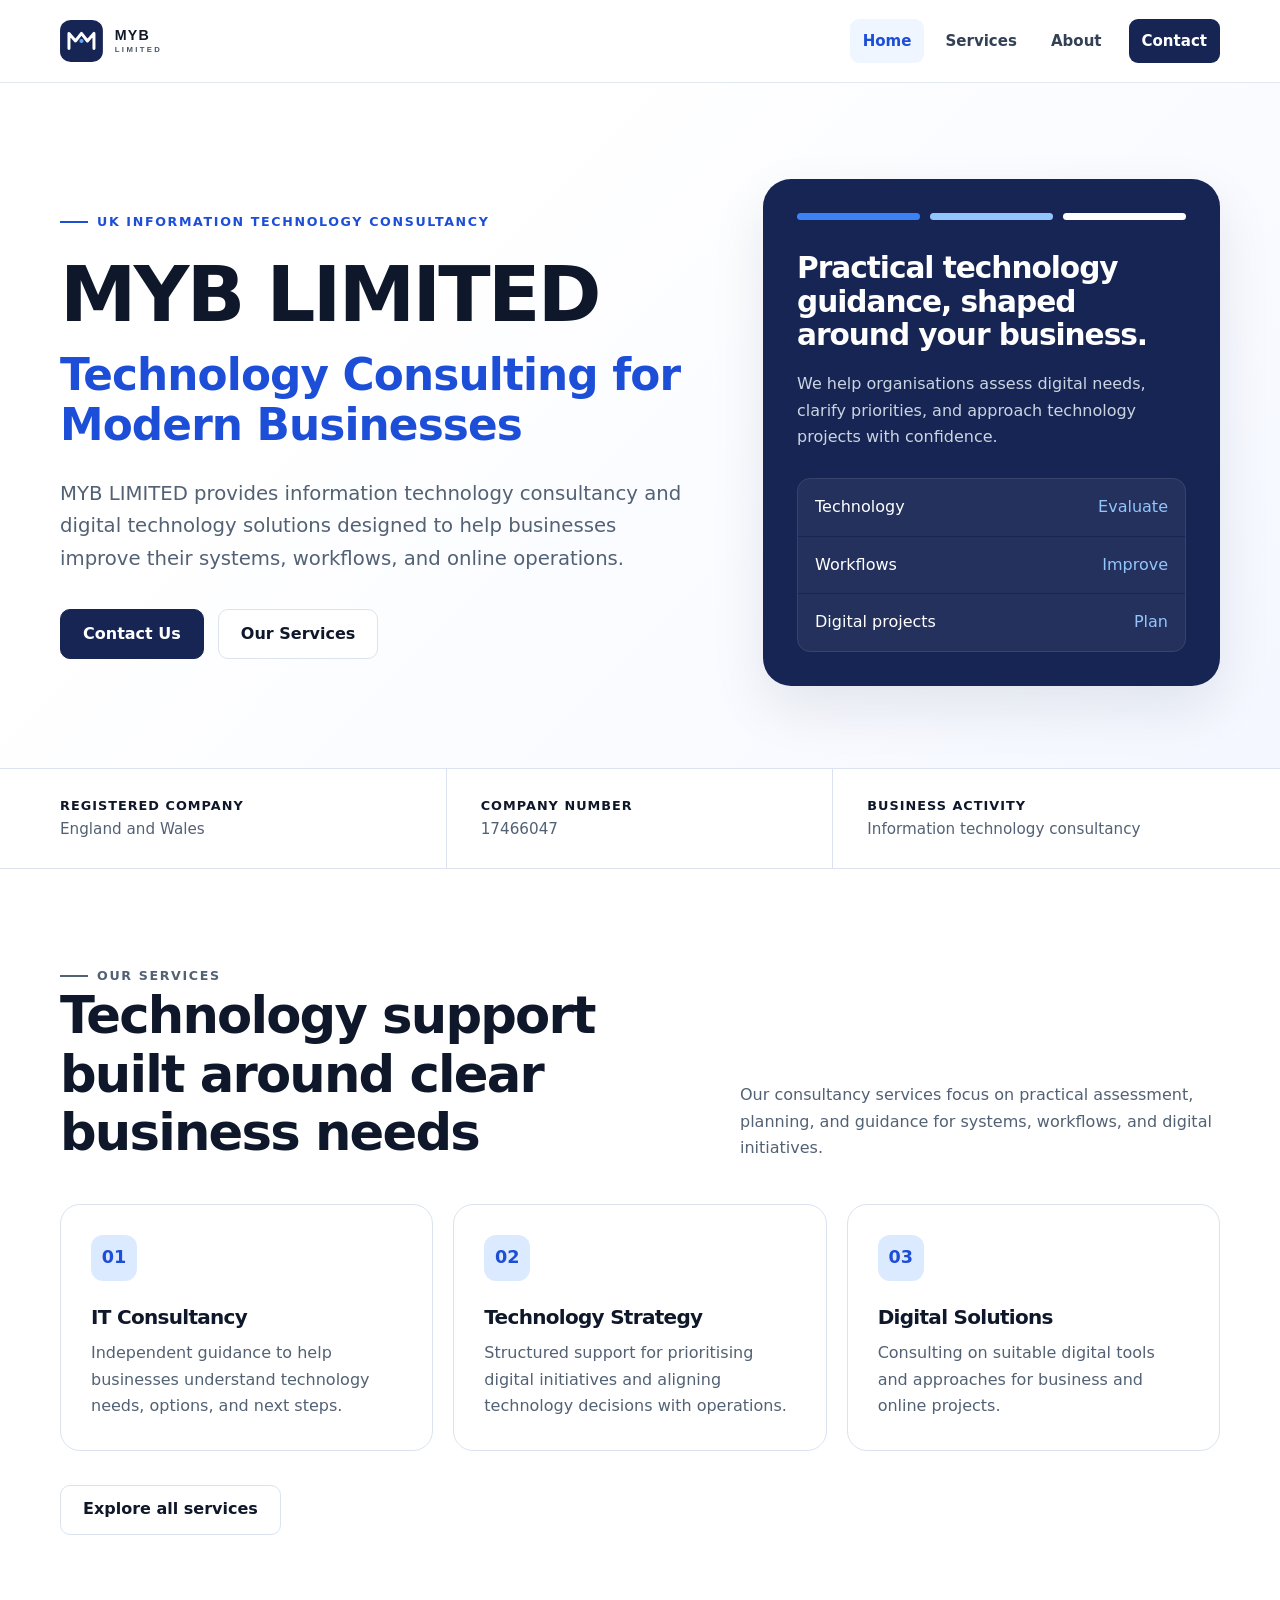
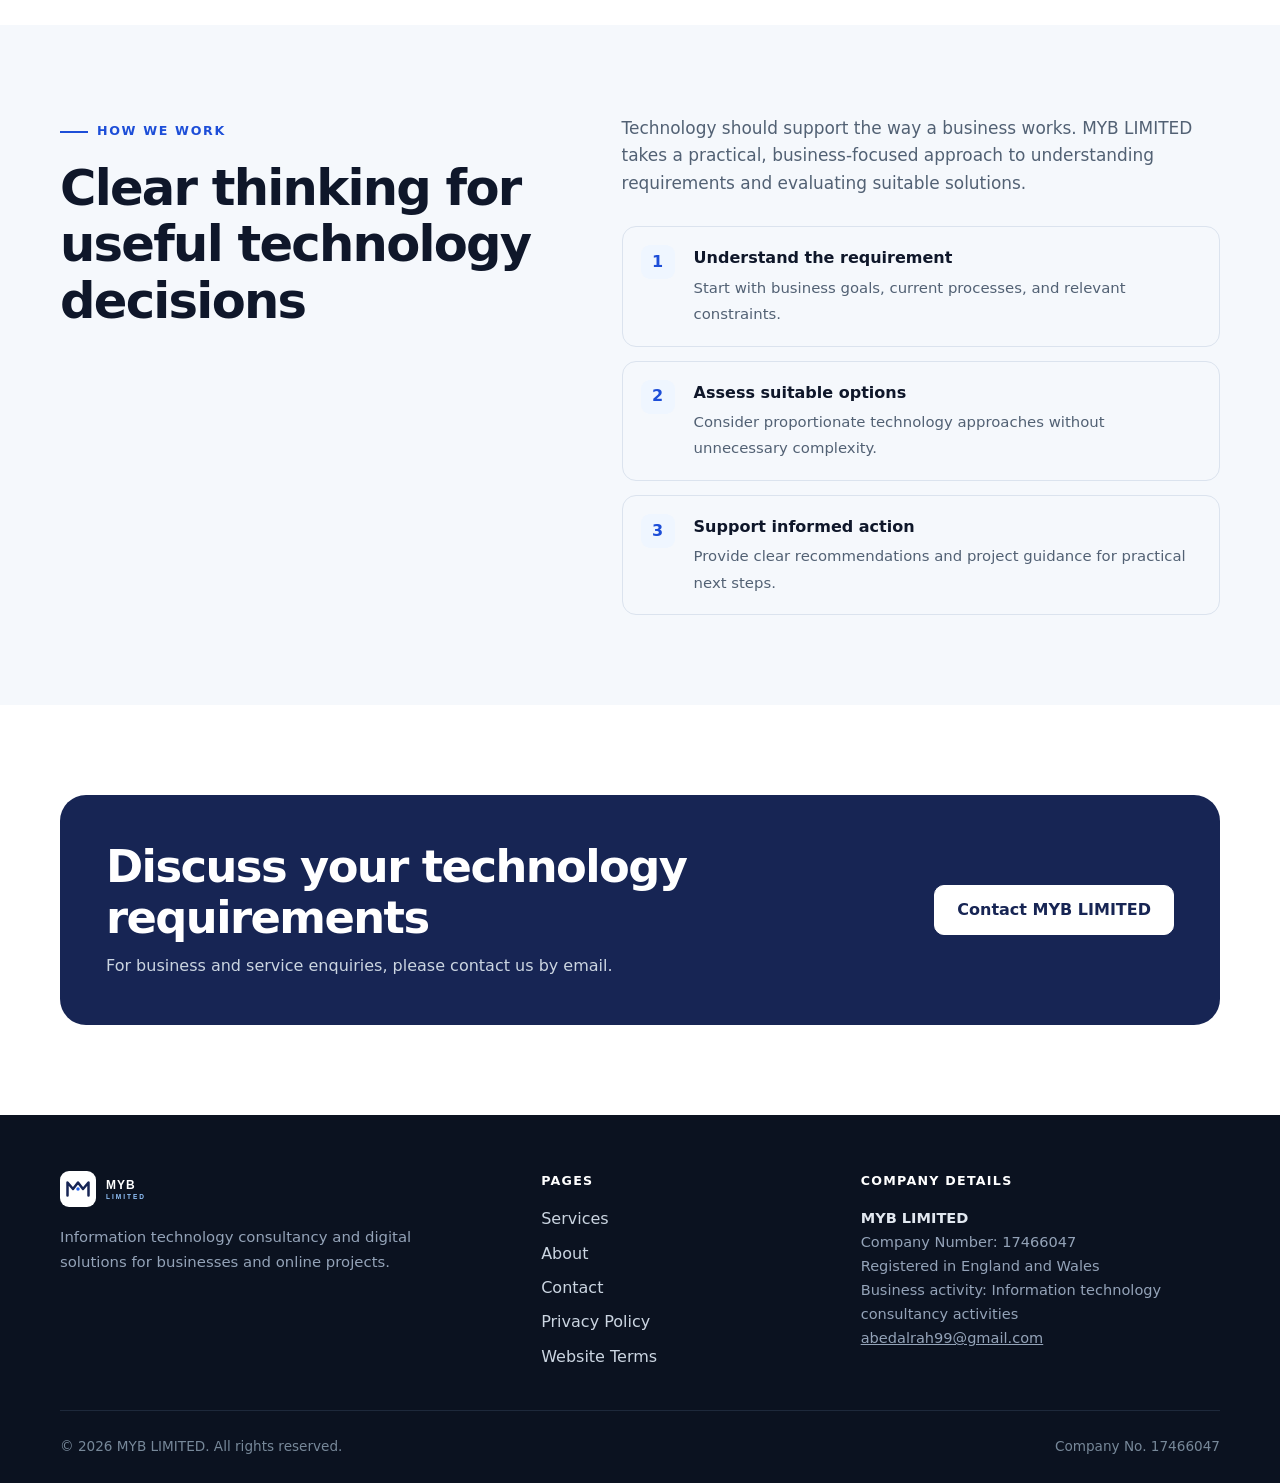
<file: index.html>
<!doctype html>
<html lang="en">
<head>
  <meta charset="utf-8">
  <meta name="viewport" content="width=device-width, initial-scale=1">
  <title>MYB LIMITED | IT Consultancy &amp; Digital Solutions</title>
  <meta name="description" content="MYB LIMITED is a UK-registered information technology consultancy providing technology consulting and digital solutions for modern businesses.">
  <meta name="theme-color" content="#172554">
  <link rel="canonical" href="https://myblimited.co.uk/">
  <link rel="icon" href="assets/favicon.svg" type="image/svg+xml">
  <link rel="stylesheet" href="assets/styles.css">
  <meta property="og:type" content="website">
  <meta property="og:title" content="MYB LIMITED | IT Consultancy &amp; Digital Solutions">
  <meta property="og:description" content="Technology consulting and digital solutions for modern businesses.">
  <meta property="og:url" content="https://myblimited.co.uk/">
  <meta property="og:image" content="https://myblimited.co.uk/assets/og-image.svg">
  <meta property="og:image:alt" content="MYB LIMITED — Technology Consulting for Modern Businesses">
  <meta name="twitter:card" content="summary_large_image">
  <script type="application/ld+json">{"@context":"https://schema.org","@type":"Organization","name":"MYB LIMITED","legalName":"MYB LIMITED","identifier":"17466047","email":"mailto:abedalrah99@gmail.com","url":"https://myblimited.co.uk/","logo":"https://myblimited.co.uk/assets/logo.svg","address":{"@type":"PostalAddress","addressCountry":"GB"},"description":"Information technology consultancy and digital solutions for modern businesses."}</script>
</head>
<body>
  <a class="skip-link" href="#main">Skip to content</a>
  <header class="site-header"><div class="container nav-wrap"><a class="brand" href="index.html" aria-label="MYB LIMITED home"><img src="assets/logo.svg" alt="MYB LIMITED"></a><button class="menu-toggle" type="button" aria-controls="site-navigation" aria-expanded="false" aria-label="Open navigation">☰</button><nav class="site-nav" id="site-navigation" aria-label="Primary navigation"><a href="index.html" aria-current="page">Home</a><a href="services.html">Services</a><a href="about.html">About</a><a class="nav-cta" href="contact.html">Contact</a></nav></div></header>
  <main id="main">
    <section class="hero"><div class="container hero-grid"><div><p class="eyebrow">UK information technology consultancy</p><h1>MYB LIMITED<span>Technology Consulting for Modern Businesses</span></h1><p class="lead">MYB LIMITED provides information technology consultancy and digital technology solutions designed to help businesses improve their systems, workflows, and online operations.</p><div class="actions"><a class="button" href="contact.html">Contact Us</a><a class="button secondary" href="services.html">Our Services</a></div></div><aside class="hero-panel" aria-label="Our consultancy focus"><div class="signal" aria-hidden="true"><span></span><span></span><span></span></div><h2>Practical technology guidance, shaped around your business.</h2><p>We help organisations assess digital needs, clarify priorities, and approach technology projects with confidence.</p><div class="focus-list"><div><span>Technology</span><span>Evaluate</span></div><div><span>Workflows</span><span>Improve</span></div><div><span>Digital projects</span><span>Plan</span></div></div></aside></div></section>
    <section class="trust-strip" aria-label="Company facts"><div class="container trust-grid"><div class="trust-item"><strong>Registered company</strong><span>England and Wales</span></div><div class="trust-item"><strong>Company number</strong><span>17466047</span></div><div class="trust-item"><strong>Business activity</strong><span>Information technology consultancy</span></div></div></section>
    <section class="section"><div class="container"><div class="section-head"><div><p class="eyebrow">Our services</p><h2>Technology support built around clear business needs</h2></div><p>Our consultancy services focus on practical assessment, planning, and guidance for systems, workflows, and digital initiatives.</p></div><div class="cards"><article class="card"><div class="card-icon" aria-hidden="true">01</div><h3>IT Consultancy</h3><p>Independent guidance to help businesses understand technology needs, options, and next steps.</p></article><article class="card"><div class="card-icon" aria-hidden="true">02</div><h3>Technology Strategy</h3><p>Structured support for prioritising digital initiatives and aligning technology decisions with operations.</p></article><article class="card"><div class="card-icon" aria-hidden="true">03</div><h3>Digital Solutions</h3><p>Consulting on suitable digital tools and approaches for business and online projects.</p></article></div><div class="actions"><a class="button secondary" href="services.html">Explore all services</a></div></div></section>
    <section class="section soft"><div class="container split"><div><p class="eyebrow">How we work</p><h2>Clear thinking for useful technology decisions</h2></div><div class="split-copy"><p>Technology should support the way a business works. MYB LIMITED takes a practical, business-focused approach to understanding requirements and evaluating suitable solutions.</p><div class="principles"><div class="principle"><b>1</b><div><strong>Understand the requirement</strong><span>Start with business goals, current processes, and relevant constraints.</span></div></div><div class="principle"><b>2</b><div><strong>Assess suitable options</strong><span>Consider proportionate technology approaches without unnecessary complexity.</span></div></div><div class="principle"><b>3</b><div><strong>Support informed action</strong><span>Provide clear recommendations and project guidance for practical next steps.</span></div></div></div></div></div></section>
    <section class="section"><div class="container"><div class="cta-band"><div><h2>Discuss your technology requirements</h2><p>For business and service enquiries, please contact us by email.</p></div><a class="button" href="contact.html">Contact MYB LIMITED</a></div></div></section>
  </main>
  <footer class="site-footer"><div class="container"><div class="footer-grid"><div><img class="footer-logo" src="assets/logo-light.svg" alt="MYB LIMITED"><p class="footer-copy">Information technology consultancy and digital solutions for businesses and online projects.</p></div><div><p class="footer-title">Pages</p><nav class="footer-links" aria-label="Footer navigation"><a href="services.html">Services</a><a href="about.html">About</a><a href="contact.html">Contact</a><a href="privacy.html">Privacy Policy</a><a href="terms.html">Website Terms</a></nav></div><div><p class="footer-title">Company details</p><p class="footer-details"><strong>MYB LIMITED</strong><br>Company Number: 17466047<br>Registered in England and Wales<br>Business activity: Information technology consultancy activities<br><a href="mailto:abedalrah99@gmail.com">abedalrah99@gmail.com</a></p></div></div><div class="footer-bottom"><span>© <span data-year></span> MYB LIMITED. All rights reserved.</span><span>Company No. 17466047</span></div></div></footer>
  <script src="assets/site.js" defer></script>
</body>
</html>
</file>
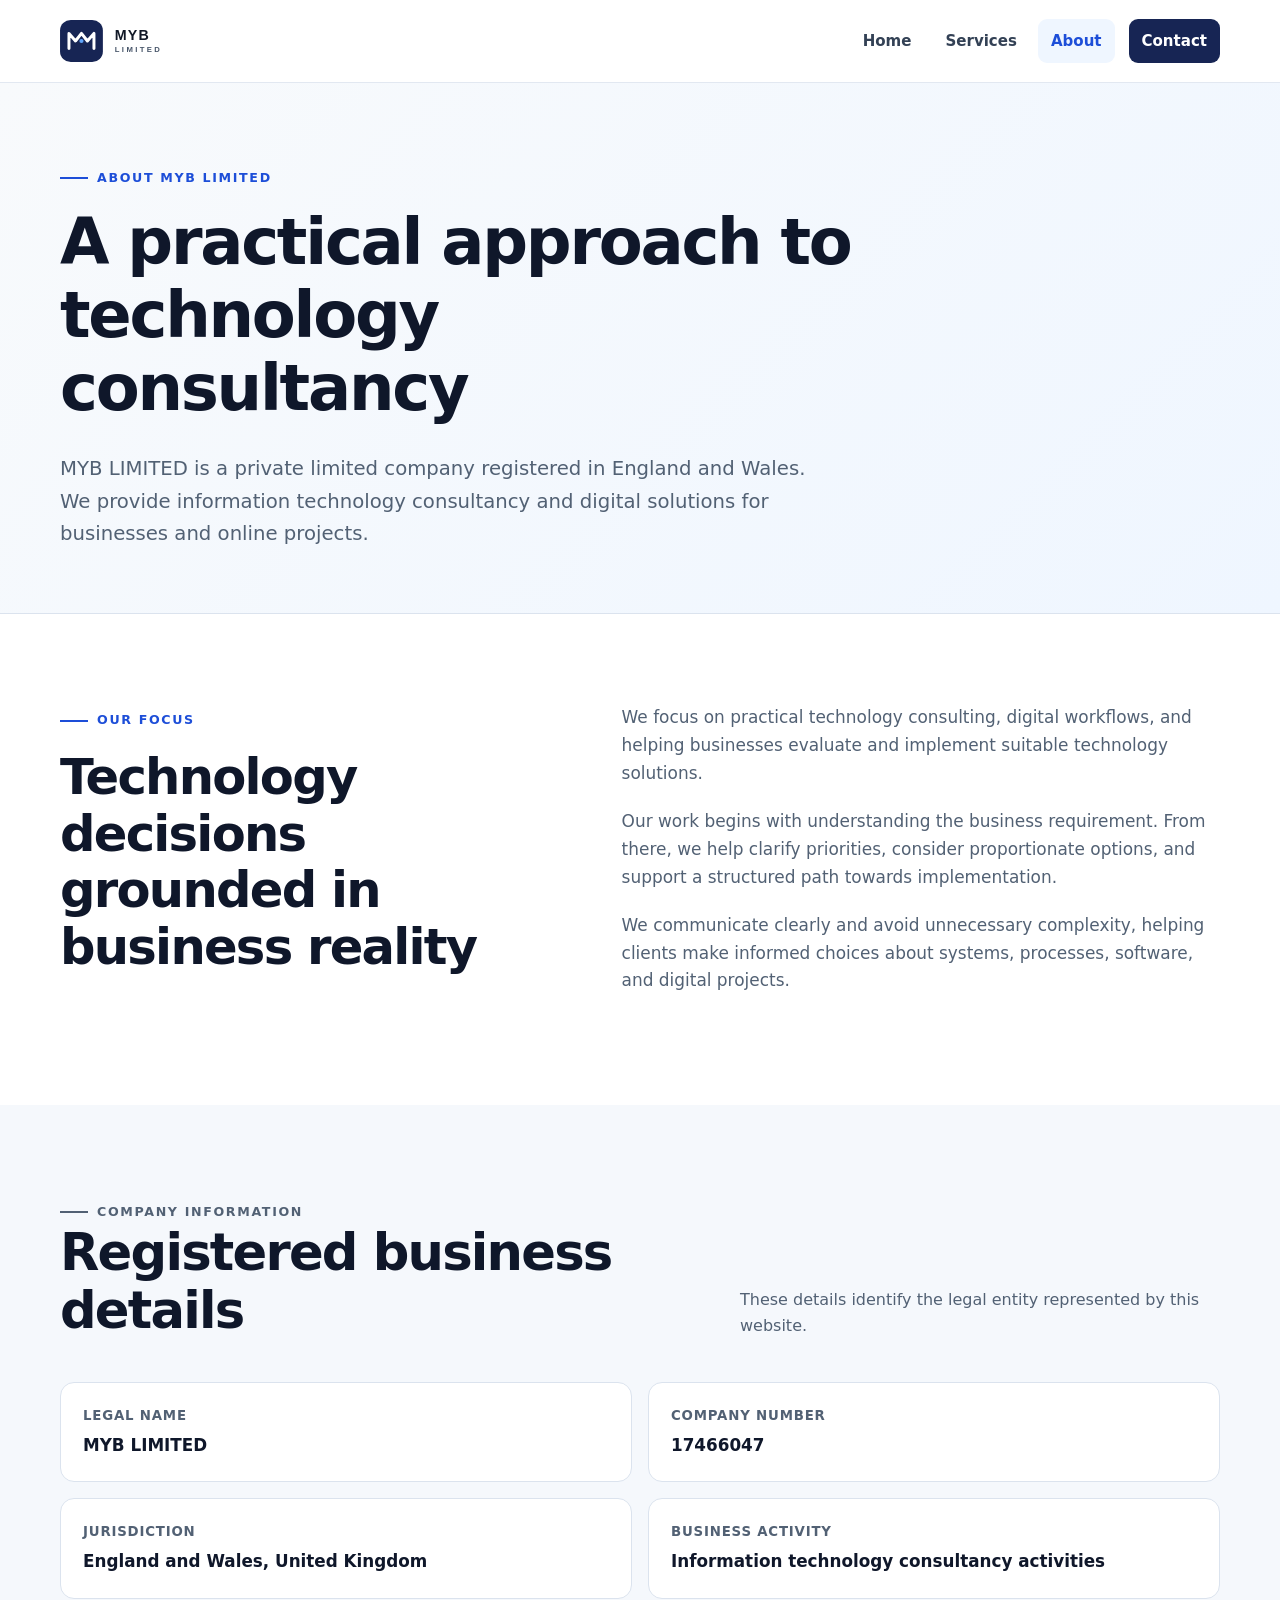
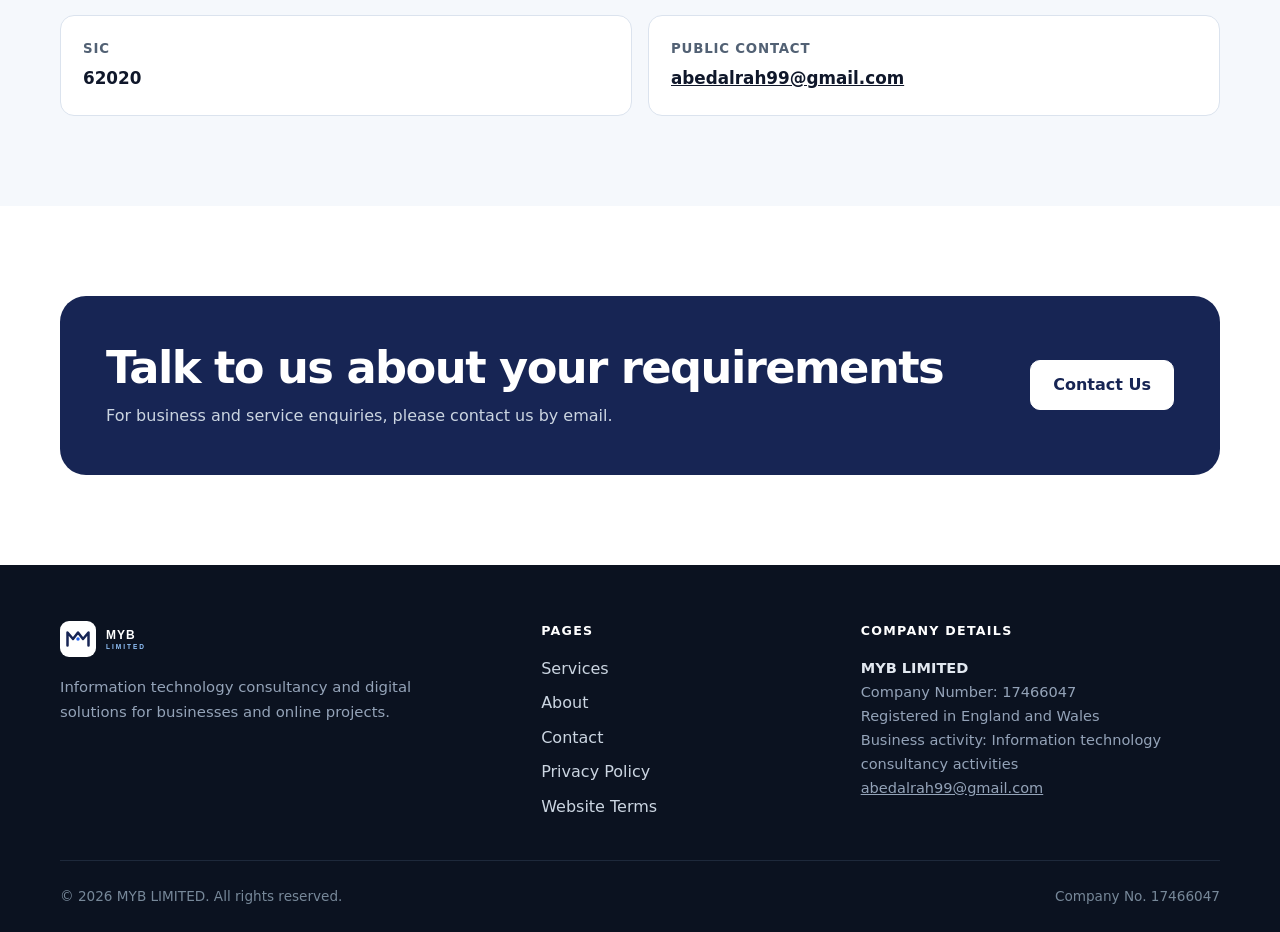
<file: about.html>
<!doctype html><html lang="en"><head><meta charset="utf-8"><meta name="viewport" content="width=device-width,initial-scale=1"><title>About MYB LIMITED | UK IT Consultancy</title><meta name="description" content="MYB LIMITED is a private limited company registered in England and Wales, providing information technology consultancy and digital solutions."><meta name="theme-color" content="#172554"><link rel="canonical" href="https://myblimited.co.uk/about.html"><link rel="icon" href="assets/favicon.svg" type="image/svg+xml"><link rel="stylesheet" href="assets/styles.css"><meta property="og:type" content="website"><meta property="og:title" content="About MYB LIMITED"><meta property="og:description" content="A UK-registered information technology consultancy focused on practical digital solutions."><meta property="og:url" content="https://myblimited.co.uk/about.html"><meta property="og:image" content="https://myblimited.co.uk/assets/og-image.svg"></head><body>
<a class="skip-link" href="#main">Skip to content</a><header class="site-header"><div class="container nav-wrap"><a class="brand" href="index.html" aria-label="MYB LIMITED home"><img src="assets/logo.svg" alt="MYB LIMITED"></a><button class="menu-toggle" type="button" aria-controls="site-navigation" aria-expanded="false" aria-label="Open navigation">☰</button><nav class="site-nav" id="site-navigation" aria-label="Primary navigation"><a href="index.html">Home</a><a href="services.html">Services</a><a href="about.html" aria-current="page">About</a><a class="nav-cta" href="contact.html">Contact</a></nav></div></header>
<main id="main"><section class="page-hero"><div class="container"><p class="eyebrow">About MYB LIMITED</p><h1>A practical approach to technology consultancy</h1><p class="lead">MYB LIMITED is a private limited company registered in England and Wales. We provide information technology consultancy and digital solutions for businesses and online projects.</p></div></section><section class="section"><div class="container split"><div><p class="eyebrow">Our focus</p><h2>Technology decisions grounded in business reality</h2></div><div class="split-copy"><p>We focus on practical technology consulting, digital workflows, and helping businesses evaluate and implement suitable technology solutions.</p><p>Our work begins with understanding the business requirement. From there, we help clarify priorities, consider proportionate options, and support a structured path towards implementation.</p><p>We communicate clearly and avoid unnecessary complexity, helping clients make informed choices about systems, processes, software, and digital projects.</p></div></div></section><section class="section soft"><div class="container"><div class="section-head"><div><p class="eyebrow">Company information</p><h2>Registered business details</h2></div><p>These details identify the legal entity represented by this website.</p></div><div class="company-facts"><div class="fact"><small>Legal name</small><strong>MYB LIMITED</strong></div><div class="fact"><small>Company number</small><strong>17466047</strong></div><div class="fact"><small>Jurisdiction</small><strong>England and Wales, United Kingdom</strong></div><div class="fact"><small>Business activity</small><strong>Information technology consultancy activities</strong></div><div class="fact"><small>SIC</small><strong>62020</strong></div><div class="fact"><small>Public contact</small><strong><a href="mailto:abedalrah99@gmail.com">abedalrah99@gmail.com</a></strong></div></div></div></section><section class="section"><div class="container"><div class="cta-band"><div><h2>Talk to us about your requirements</h2><p>For business and service enquiries, please contact us by email.</p></div><a class="button" href="contact.html">Contact Us</a></div></div></section></main>
<footer class="site-footer"><div class="container"><div class="footer-grid"><div><img class="footer-logo" src="assets/logo-light.svg" alt="MYB LIMITED"><p class="footer-copy">Information technology consultancy and digital solutions for businesses and online projects.</p></div><div><p class="footer-title">Pages</p><nav class="footer-links"><a href="services.html">Services</a><a href="about.html">About</a><a href="contact.html">Contact</a><a href="privacy.html">Privacy Policy</a><a href="terms.html">Website Terms</a></nav></div><div><p class="footer-title">Company details</p><p class="footer-details"><strong>MYB LIMITED</strong><br>Company Number: 17466047<br>Registered in England and Wales<br>Business activity: Information technology consultancy activities<br><a href="mailto:abedalrah99@gmail.com">abedalrah99@gmail.com</a></p></div></div><div class="footer-bottom"><span>© <span data-year></span> MYB LIMITED. All rights reserved.</span><span>Company No. 17466047</span></div></div></footer><script src="assets/site.js" defer></script></body></html>
</file>
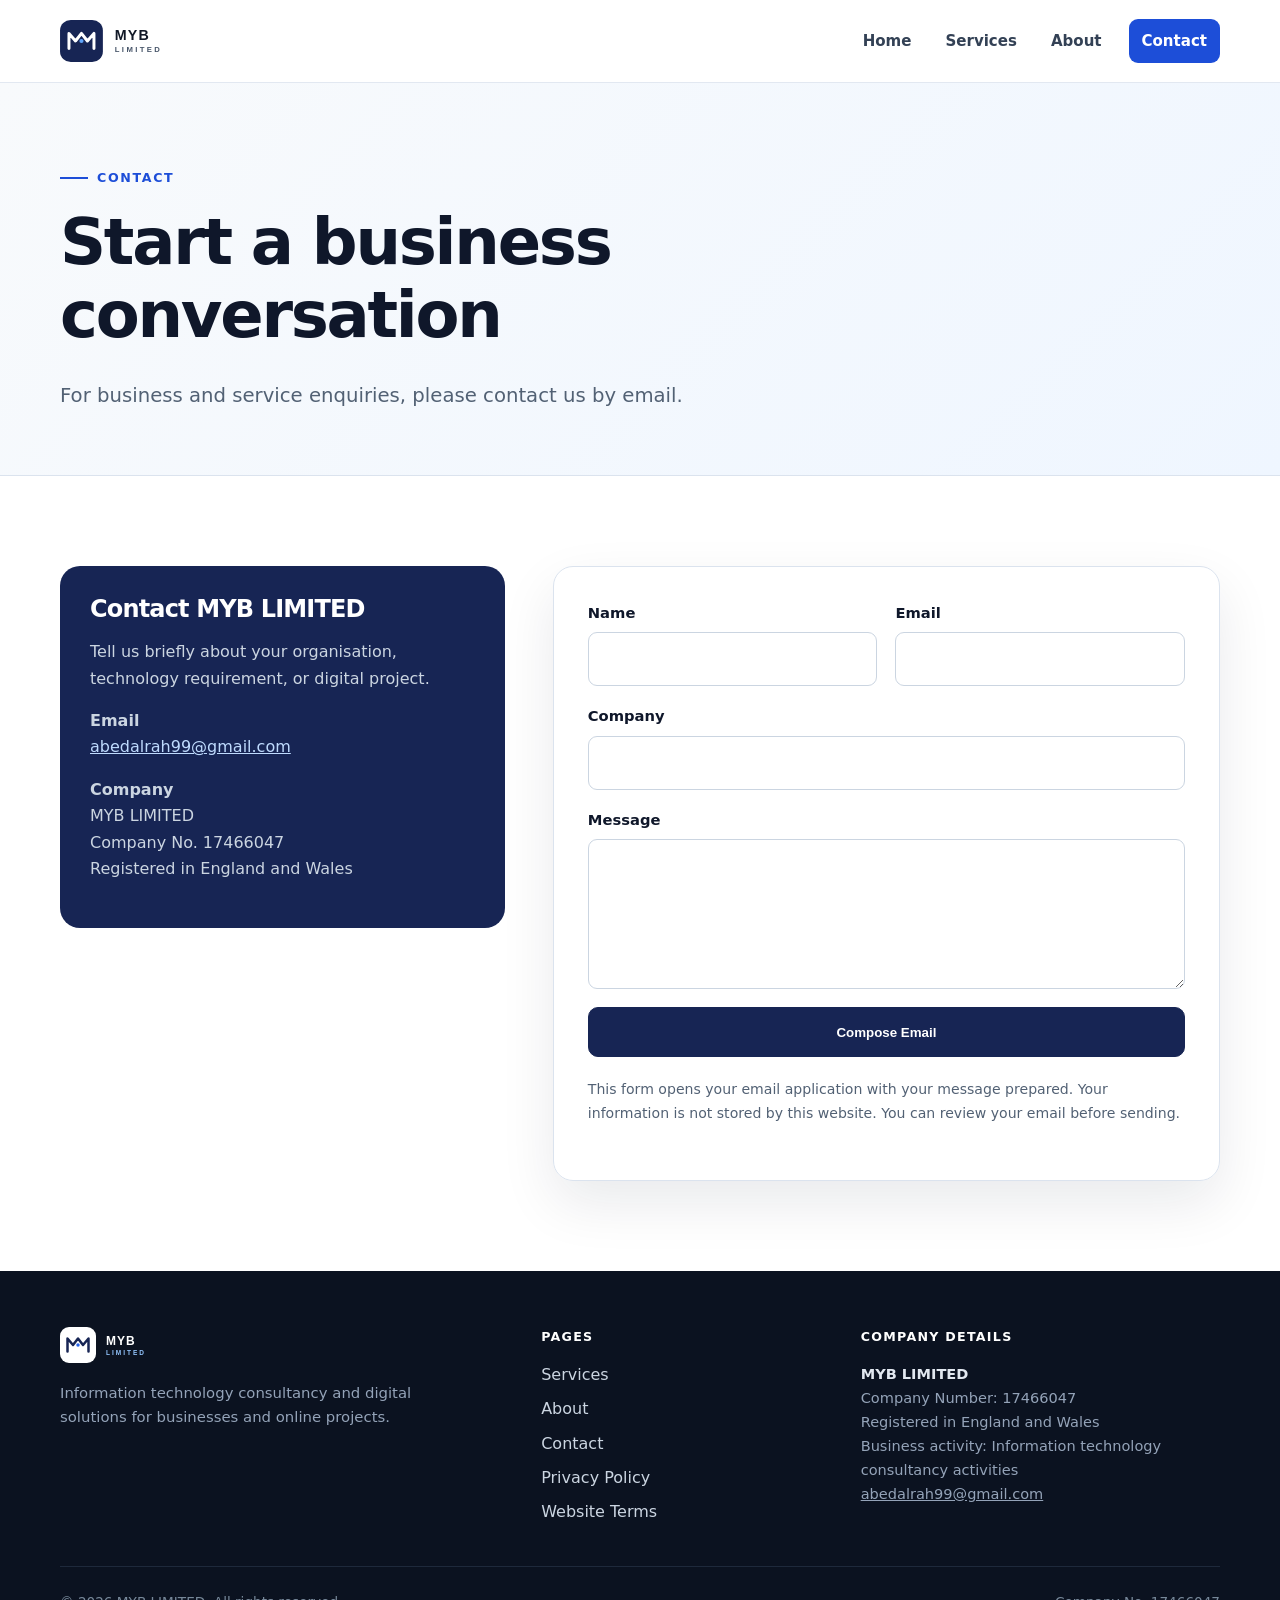
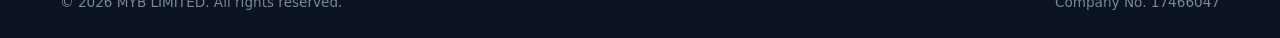
<file: contact.html>
<!doctype html><html lang="en"><head><meta charset="utf-8"><meta name="viewport" content="width=device-width,initial-scale=1"><title>Contact MYB LIMITED | Business Enquiries</title><meta name="description" content="Contact MYB LIMITED about information technology consultancy and digital technology services."><meta name="theme-color" content="#172554"><link rel="canonical" href="https://myblimited.co.uk/contact.html"><link rel="icon" href="assets/favicon.svg" type="image/svg+xml"><link rel="stylesheet" href="assets/styles.css"><meta property="og:type" content="website"><meta property="og:title" content="Contact MYB LIMITED"><meta property="og:description" content="Contact MYB LIMITED about IT consultancy and digital technology services."><meta property="og:url" content="https://myblimited.co.uk/contact.html"><meta property="og:image" content="https://myblimited.co.uk/assets/og-image.svg"></head><body>
<a class="skip-link" href="#main">Skip to content</a><header class="site-header"><div class="container nav-wrap"><a class="brand" href="index.html" aria-label="MYB LIMITED home"><img src="assets/logo.svg" alt="MYB LIMITED"></a><button class="menu-toggle" type="button" aria-controls="site-navigation" aria-expanded="false" aria-label="Open navigation">☰</button><nav class="site-nav" id="site-navigation" aria-label="Primary navigation"><a href="index.html">Home</a><a href="services.html">Services</a><a href="about.html">About</a><a class="nav-cta" href="contact.html" aria-current="page">Contact</a></nav></div></header>
<main id="main"><section class="page-hero"><div class="container"><p class="eyebrow">Contact</p><h1>Start a business conversation</h1><p class="lead">For business and service enquiries, please contact us by email.</p></div></section><section class="section"><div class="container contact-grid"><aside class="contact-card"><h2>Contact MYB LIMITED</h2><p>Tell us briefly about your organisation, technology requirement, or digital project.</p><p><strong>Email</strong><br><a href="mailto:abedalrah99@gmail.com">abedalrah99@gmail.com</a></p><p><strong>Company</strong><br>MYB LIMITED<br>Company No. 17466047<br>Registered in England and Wales</p></aside><form class="contact-form" data-contact-form><div class="form-grid"><div class="field"><label for="name">Name</label><input id="name" name="name" autocomplete="name" required></div><div class="field"><label for="email">Email</label><input id="email" name="email" type="email" autocomplete="email" required></div><div class="field full"><label for="company">Company</label><input id="company" name="company" autocomplete="organization"></div><div class="field full"><label for="message">Message</label><textarea id="message" name="message" required></textarea></div><div class="field full"><button class="button" type="submit">Compose Email</button><p class="form-note">This form opens your email application with your message prepared. Your information is not stored by this website. You can review your email before sending.</p><p class="form-status" aria-live="polite"></p><noscript><p>Please email <a href="mailto:abedalrah99@gmail.com">abedalrah99@gmail.com</a> directly.</p></noscript></div></div></form></div></section></main>
<footer class="site-footer"><div class="container"><div class="footer-grid"><div><img class="footer-logo" src="assets/logo-light.svg" alt="MYB LIMITED"><p class="footer-copy">Information technology consultancy and digital solutions for businesses and online projects.</p></div><div><p class="footer-title">Pages</p><nav class="footer-links"><a href="services.html">Services</a><a href="about.html">About</a><a href="contact.html">Contact</a><a href="privacy.html">Privacy Policy</a><a href="terms.html">Website Terms</a></nav></div><div><p class="footer-title">Company details</p><p class="footer-details"><strong>MYB LIMITED</strong><br>Company Number: 17466047<br>Registered in England and Wales<br>Business activity: Information technology consultancy activities<br><a href="mailto:abedalrah99@gmail.com">abedalrah99@gmail.com</a></p></div></div><div class="footer-bottom"><span>© <span data-year></span> MYB LIMITED. All rights reserved.</span><span>Company No. 17466047</span></div></div></footer><script src="assets/site.js" defer></script></body></html>
</file>
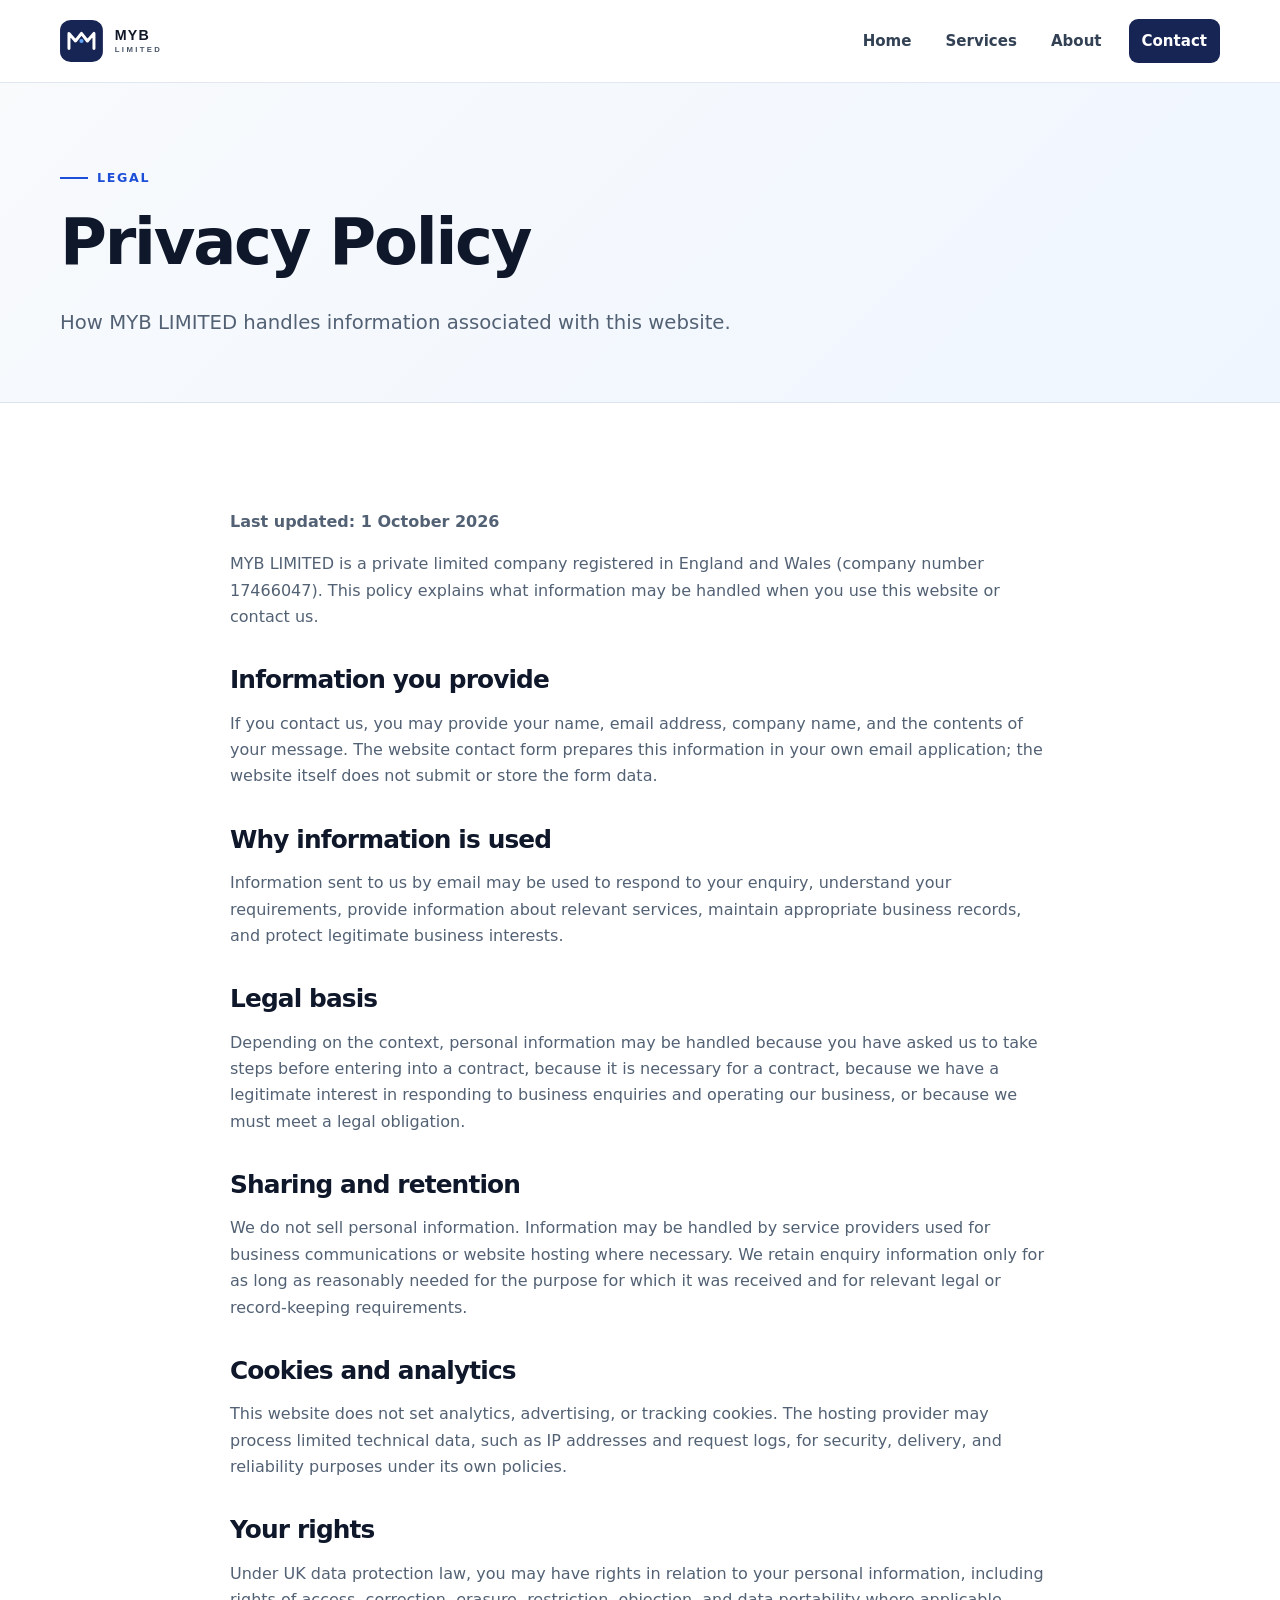
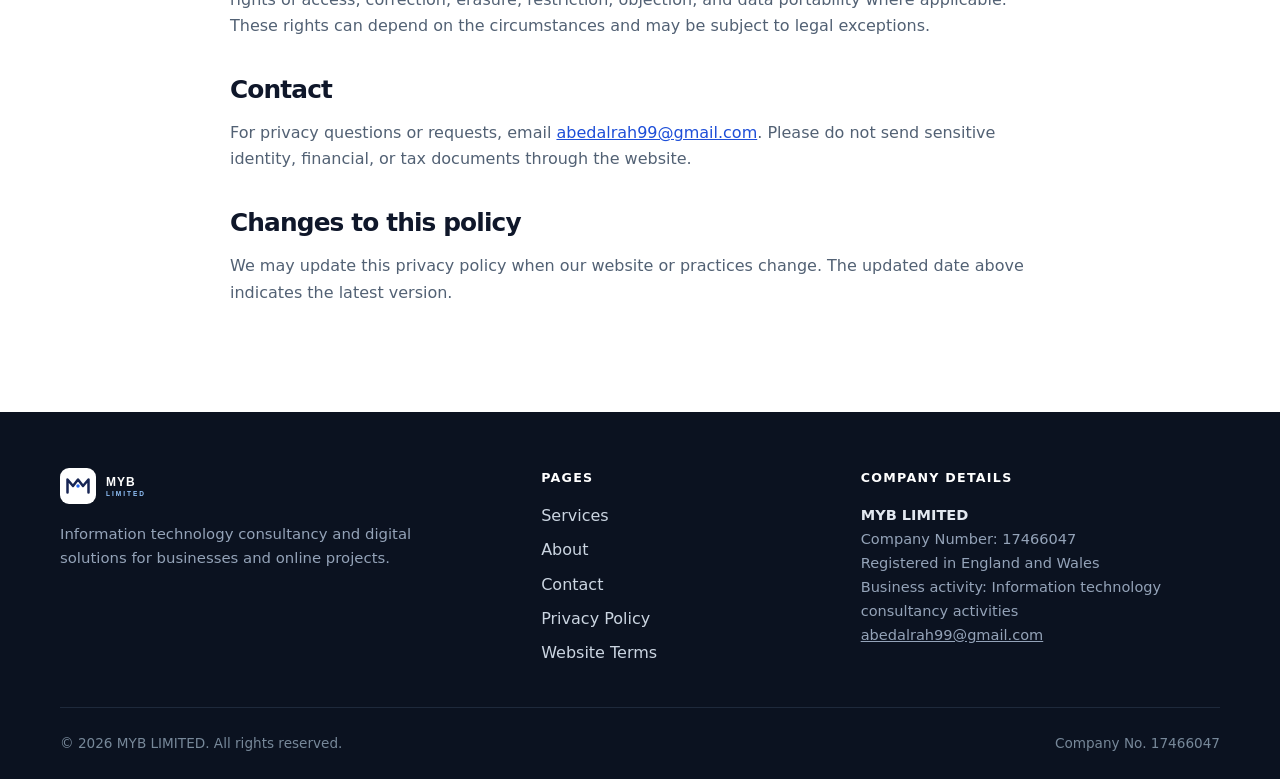
<file: privacy.html>
<!doctype html><html lang="en"><head><meta charset="utf-8"><meta name="viewport" content="width=device-width,initial-scale=1"><title>Privacy Policy | MYB LIMITED</title><meta name="description" content="Website privacy policy for MYB LIMITED."><meta name="theme-color" content="#172554"><link rel="canonical" href="https://myblimited.co.uk/privacy.html"><link rel="icon" href="assets/favicon.svg" type="image/svg+xml"><link rel="stylesheet" href="assets/styles.css"><meta property="og:type" content="website"><meta property="og:title" content="Privacy Policy | MYB LIMITED"><meta property="og:url" content="https://myblimited.co.uk/privacy.html"></head><body>
<a class="skip-link" href="#main">Skip to content</a><header class="site-header"><div class="container nav-wrap"><a class="brand" href="index.html" aria-label="MYB LIMITED home"><img src="assets/logo.svg" alt="MYB LIMITED"></a><button class="menu-toggle" type="button" aria-controls="site-navigation" aria-expanded="false" aria-label="Open navigation">☰</button><nav class="site-nav" id="site-navigation" aria-label="Primary navigation"><a href="index.html">Home</a><a href="services.html">Services</a><a href="about.html">About</a><a class="nav-cta" href="contact.html">Contact</a></nav></div></header>
<main id="main"><section class="page-hero"><div class="container"><p class="eyebrow">Legal</p><h1>Privacy Policy</h1><p class="lead">How MYB LIMITED handles information associated with this website.</p></div></section><section class="section"><div class="container legal"><p><strong>Last updated: 1 October 2026</strong></p><p>MYB LIMITED is a private limited company registered in England and Wales (company number 17466047). This policy explains what information may be handled when you use this website or contact us.</p><h2>Information you provide</h2><p>If you contact us, you may provide your name, email address, company name, and the contents of your message. The website contact form prepares this information in your own email application; the website itself does not submit or store the form data.</p><h2>Why information is used</h2><p>Information sent to us by email may be used to respond to your enquiry, understand your requirements, provide information about relevant services, maintain appropriate business records, and protect legitimate business interests.</p><h2>Legal basis</h2><p>Depending on the context, personal information may be handled because you have asked us to take steps before entering into a contract, because it is necessary for a contract, because we have a legitimate interest in responding to business enquiries and operating our business, or because we must meet a legal obligation.</p><h2>Sharing and retention</h2><p>We do not sell personal information. Information may be handled by service providers used for business communications or website hosting where necessary. We retain enquiry information only for as long as reasonably needed for the purpose for which it was received and for relevant legal or record-keeping requirements.</p><h2>Cookies and analytics</h2><p>This website does not set analytics, advertising, or tracking cookies. The hosting provider may process limited technical data, such as IP addresses and request logs, for security, delivery, and reliability purposes under its own policies.</p><h2>Your rights</h2><p>Under UK data protection law, you may have rights in relation to your personal information, including rights of access, correction, erasure, restriction, objection, and data portability where applicable. These rights can depend on the circumstances and may be subject to legal exceptions.</p><h2>Contact</h2><p>For privacy questions or requests, email <a href="mailto:abedalrah99@gmail.com">abedalrah99@gmail.com</a>. Please do not send sensitive identity, financial, or tax documents through the website.</p><h2>Changes to this policy</h2><p>We may update this privacy policy when our website or practices change. The updated date above indicates the latest version.</p></div></section></main>
<footer class="site-footer"><div class="container"><div class="footer-grid"><div><img class="footer-logo" src="assets/logo-light.svg" alt="MYB LIMITED"><p class="footer-copy">Information technology consultancy and digital solutions for businesses and online projects.</p></div><div><p class="footer-title">Pages</p><nav class="footer-links"><a href="services.html">Services</a><a href="about.html">About</a><a href="contact.html">Contact</a><a href="privacy.html">Privacy Policy</a><a href="terms.html">Website Terms</a></nav></div><div><p class="footer-title">Company details</p><p class="footer-details"><strong>MYB LIMITED</strong><br>Company Number: 17466047<br>Registered in England and Wales<br>Business activity: Information technology consultancy activities<br><a href="mailto:abedalrah99@gmail.com">abedalrah99@gmail.com</a></p></div></div><div class="footer-bottom"><span>© <span data-year></span> MYB LIMITED. All rights reserved.</span><span>Company No. 17466047</span></div></div></footer><script src="assets/site.js" defer></script></body></html>
</file>
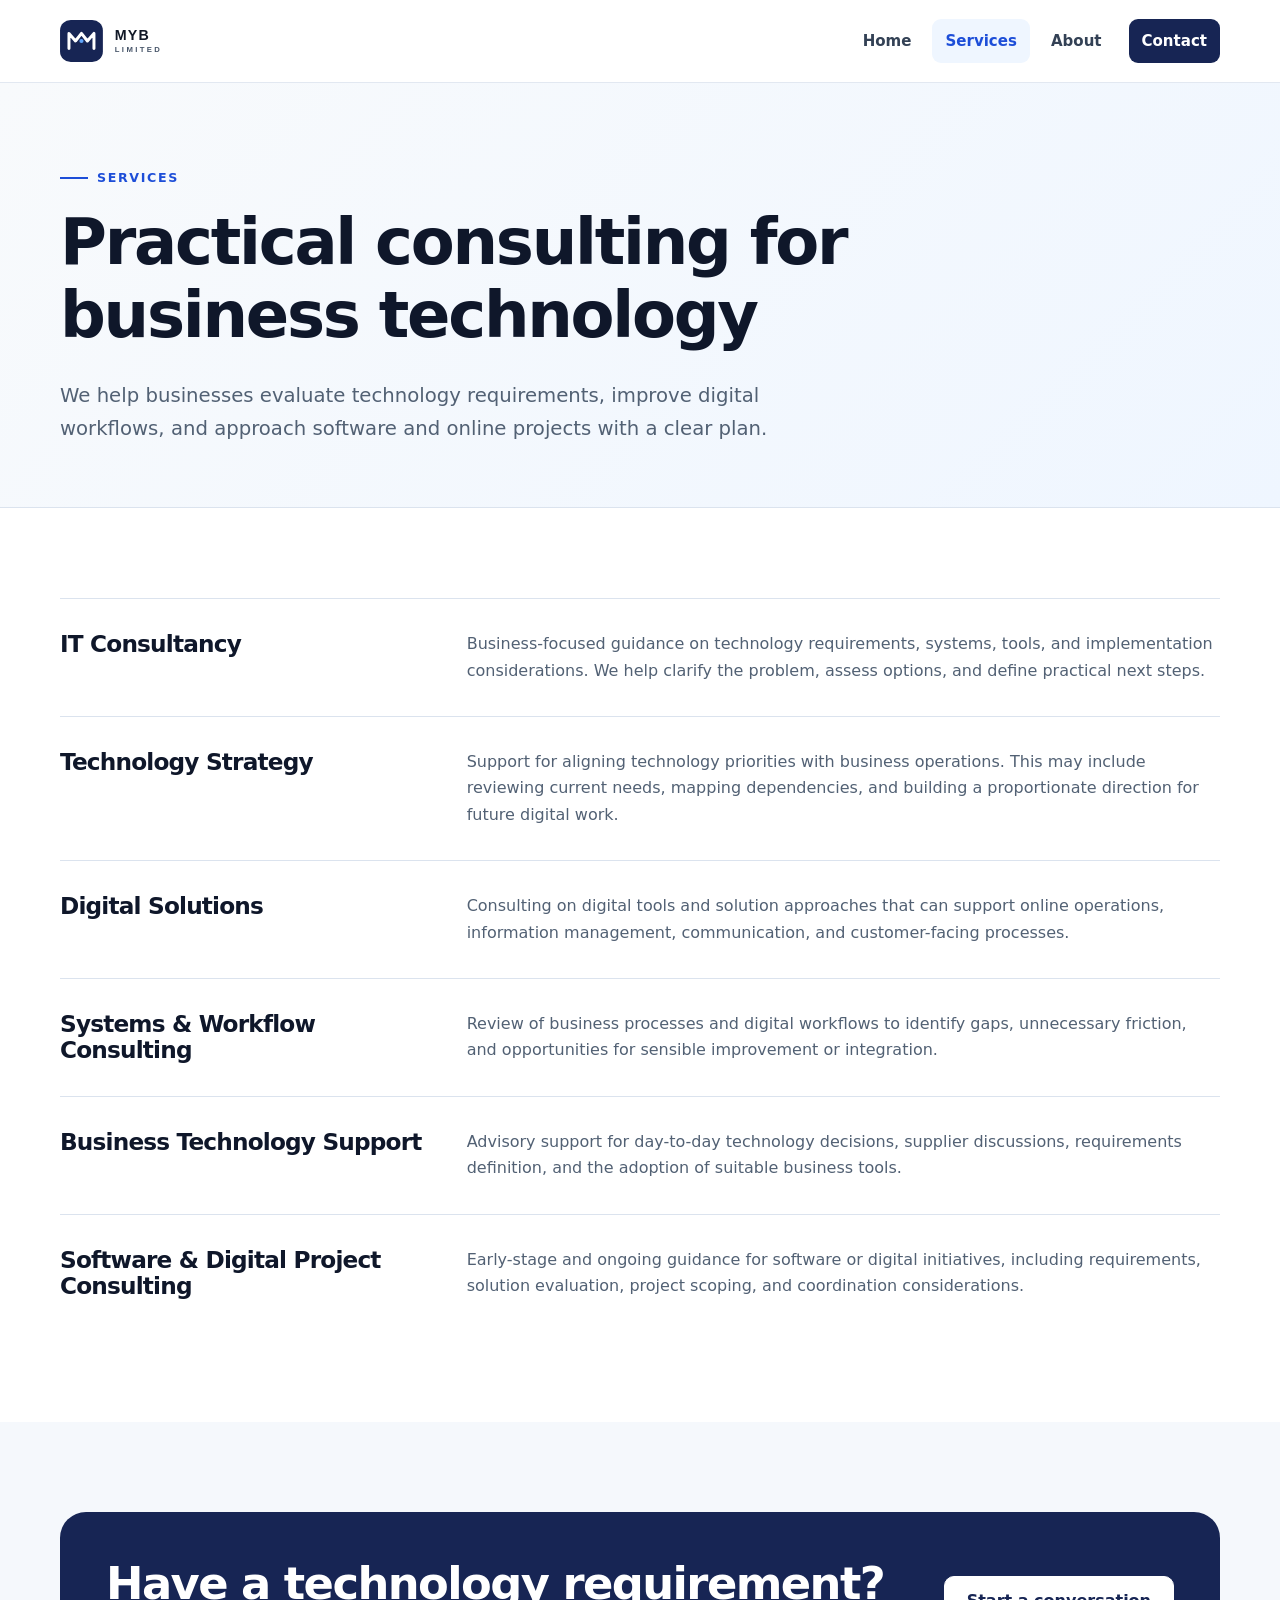
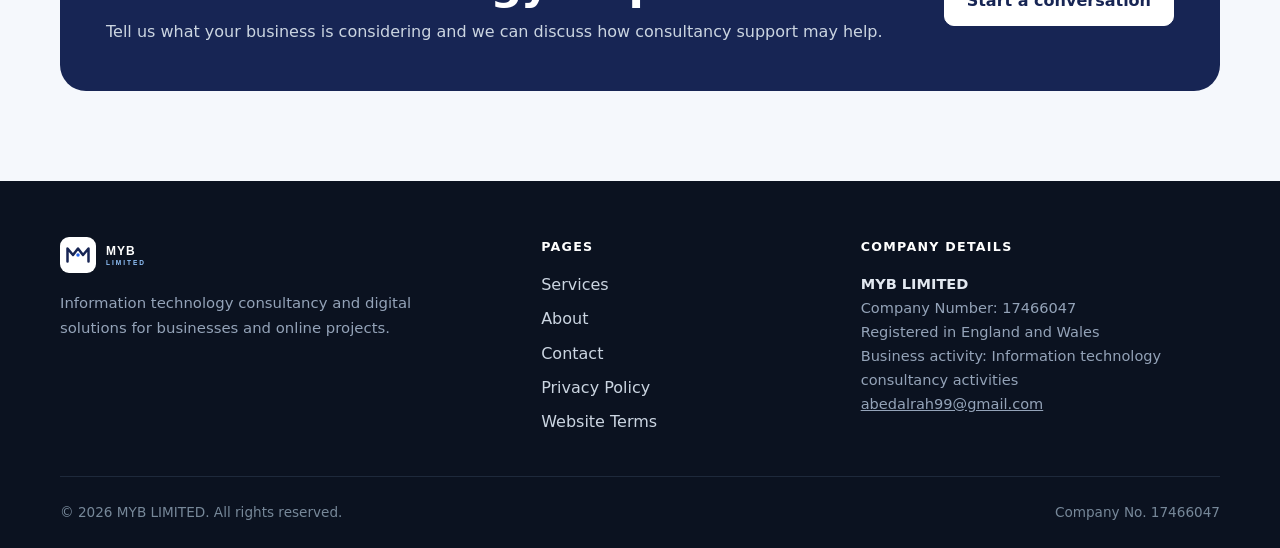
<file: services.html>
<!doctype html><html lang="en"><head><meta charset="utf-8"><meta name="viewport" content="width=device-width,initial-scale=1"><title>IT Consultancy Services | MYB LIMITED</title><meta name="description" content="Explore IT consultancy, technology strategy, digital solutions, workflow consulting, and software project consulting from MYB LIMITED."><meta name="theme-color" content="#172554"><link rel="canonical" href="https://myblimited.co.uk/services.html"><link rel="icon" href="assets/favicon.svg" type="image/svg+xml"><link rel="stylesheet" href="assets/styles.css"><meta property="og:type" content="website"><meta property="og:title" content="IT Consultancy Services | MYB LIMITED"><meta property="og:description" content="Practical technology consulting for systems, workflows, and digital projects."><meta property="og:url" content="https://myblimited.co.uk/services.html"><meta property="og:image" content="https://myblimited.co.uk/assets/og-image.svg"></head><body>
<a class="skip-link" href="#main">Skip to content</a><header class="site-header"><div class="container nav-wrap"><a class="brand" href="index.html" aria-label="MYB LIMITED home"><img src="assets/logo.svg" alt="MYB LIMITED"></a><button class="menu-toggle" type="button" aria-controls="site-navigation" aria-expanded="false" aria-label="Open navigation">☰</button><nav class="site-nav" id="site-navigation" aria-label="Primary navigation"><a href="index.html">Home</a><a href="services.html" aria-current="page">Services</a><a href="about.html">About</a><a class="nav-cta" href="contact.html">Contact</a></nav></div></header>
<main id="main"><section class="page-hero"><div class="container"><p class="eyebrow">Services</p><h1>Practical consulting for business technology</h1><p class="lead">We help businesses evaluate technology requirements, improve digital workflows, and approach software and online projects with a clear plan.</p></div></section><section class="section"><div class="container"><article class="service-detail"><h2>IT Consultancy</h2><p>Business-focused guidance on technology requirements, systems, tools, and implementation considerations. We help clarify the problem, assess options, and define practical next steps.</p></article><article class="service-detail"><h2>Technology Strategy</h2><p>Support for aligning technology priorities with business operations. This may include reviewing current needs, mapping dependencies, and building a proportionate direction for future digital work.</p></article><article class="service-detail"><h2>Digital Solutions</h2><p>Consulting on digital tools and solution approaches that can support online operations, information management, communication, and customer-facing processes.</p></article><article class="service-detail"><h2>Systems &amp; Workflow Consulting</h2><p>Review of business processes and digital workflows to identify gaps, unnecessary friction, and opportunities for sensible improvement or integration.</p></article><article class="service-detail"><h2>Business Technology Support</h2><p>Advisory support for day-to-day technology decisions, supplier discussions, requirements definition, and the adoption of suitable business tools.</p></article><article class="service-detail"><h2>Software &amp; Digital Project Consulting</h2><p>Early-stage and ongoing guidance for software or digital initiatives, including requirements, solution evaluation, project scoping, and coordination considerations.</p></article></div></section><section class="section soft"><div class="container"><div class="cta-band"><div><h2>Have a technology requirement?</h2><p>Tell us what your business is considering and we can discuss how consultancy support may help.</p></div><a class="button" href="contact.html">Start a conversation</a></div></div></section></main>
<footer class="site-footer"><div class="container"><div class="footer-grid"><div><img class="footer-logo" src="assets/logo-light.svg" alt="MYB LIMITED"><p class="footer-copy">Information technology consultancy and digital solutions for businesses and online projects.</p></div><div><p class="footer-title">Pages</p><nav class="footer-links"><a href="services.html">Services</a><a href="about.html">About</a><a href="contact.html">Contact</a><a href="privacy.html">Privacy Policy</a><a href="terms.html">Website Terms</a></nav></div><div><p class="footer-title">Company details</p><p class="footer-details"><strong>MYB LIMITED</strong><br>Company Number: 17466047<br>Registered in England and Wales<br>Business activity: Information technology consultancy activities<br><a href="mailto:abedalrah99@gmail.com">abedalrah99@gmail.com</a></p></div></div><div class="footer-bottom"><span>© <span data-year></span> MYB LIMITED. All rights reserved.</span><span>Company No. 17466047</span></div></div></footer><script src="assets/site.js" defer></script></body></html>
</file>
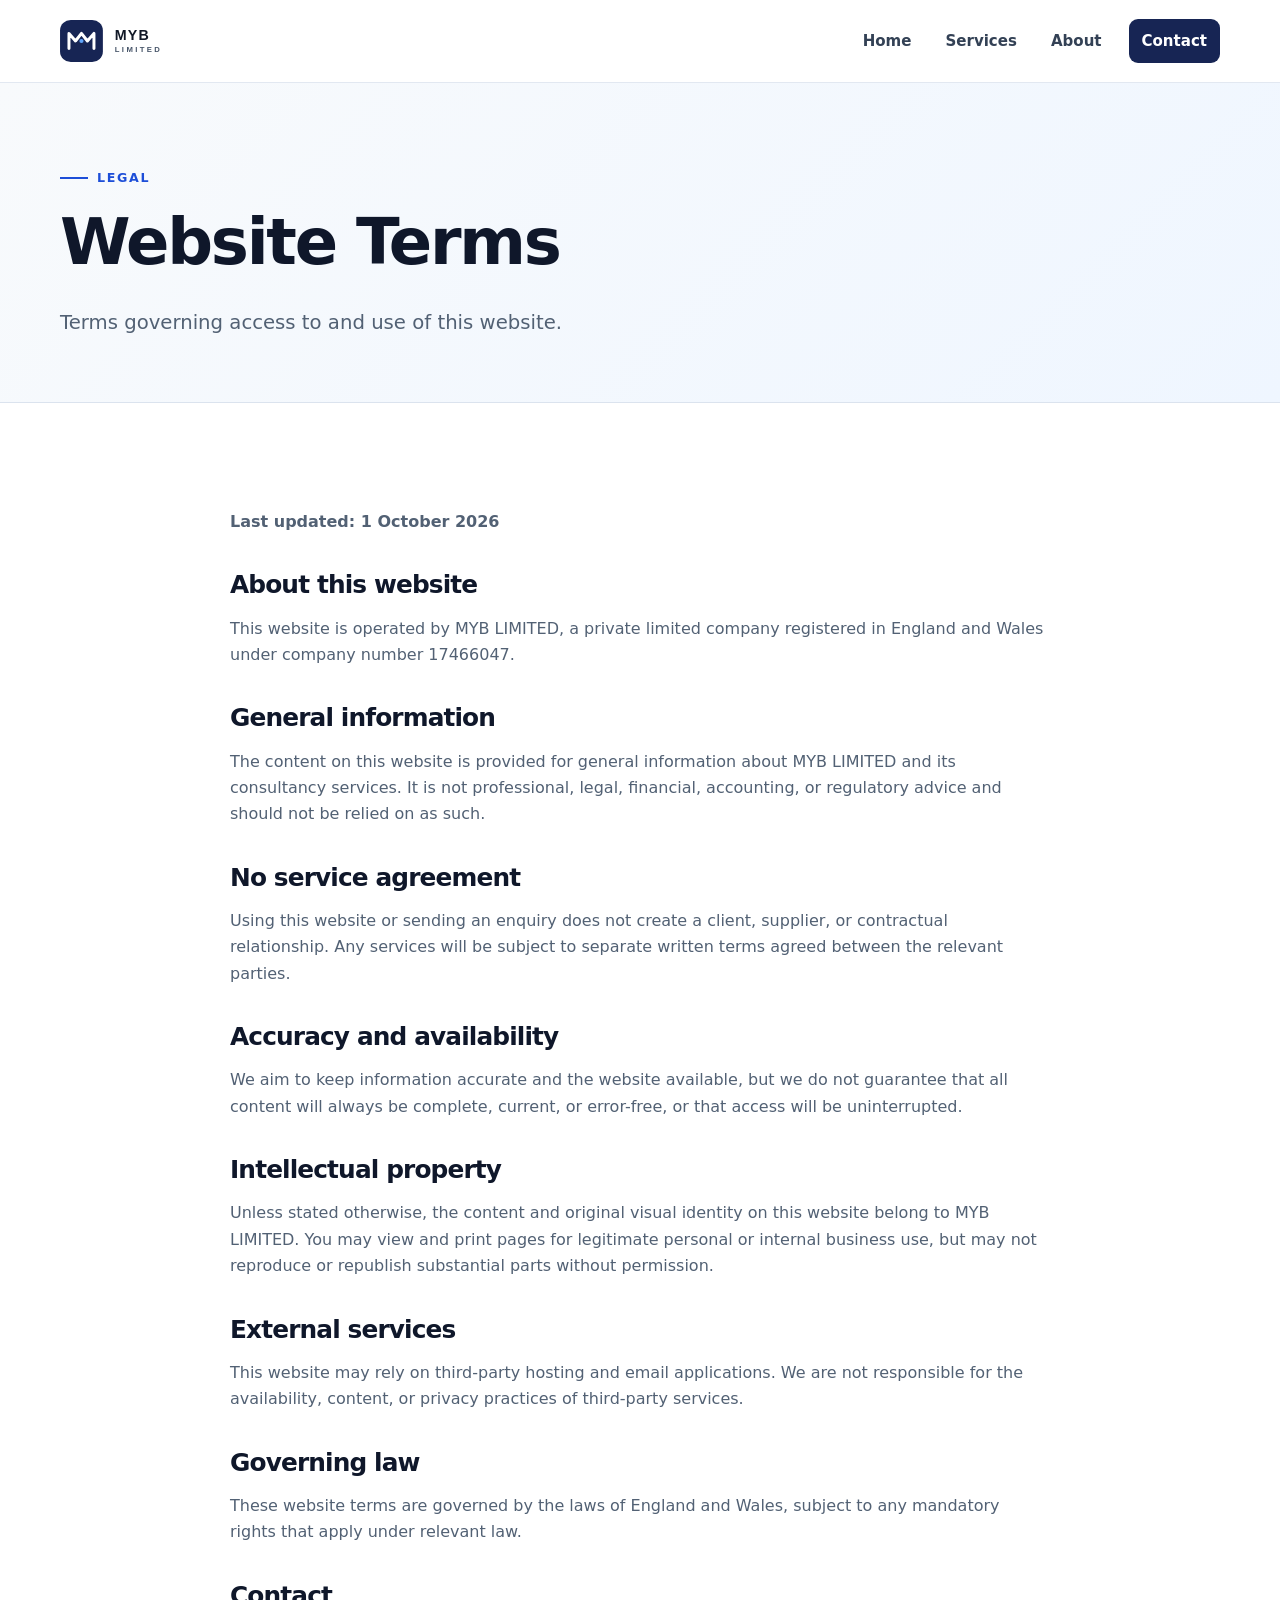
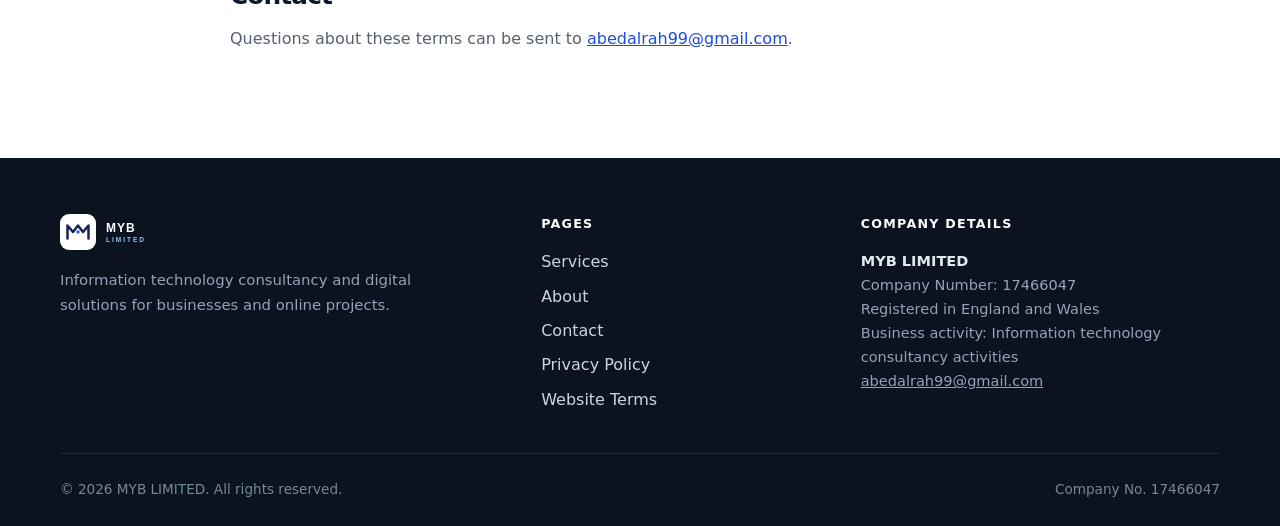
<file: terms.html>
<!doctype html><html lang="en"><head><meta charset="utf-8"><meta name="viewport" content="width=device-width,initial-scale=1"><title>Website Terms | MYB LIMITED</title><meta name="description" content="Website terms for the MYB LIMITED business website."><meta name="theme-color" content="#172554"><link rel="canonical" href="https://myblimited.co.uk/terms.html"><link rel="icon" href="assets/favicon.svg" type="image/svg+xml"><link rel="stylesheet" href="assets/styles.css"><meta property="og:type" content="website"><meta property="og:title" content="Website Terms | MYB LIMITED"><meta property="og:url" content="https://myblimited.co.uk/terms.html"></head><body>
<a class="skip-link" href="#main">Skip to content</a><header class="site-header"><div class="container nav-wrap"><a class="brand" href="index.html" aria-label="MYB LIMITED home"><img src="assets/logo.svg" alt="MYB LIMITED"></a><button class="menu-toggle" type="button" aria-controls="site-navigation" aria-expanded="false" aria-label="Open navigation">☰</button><nav class="site-nav" id="site-navigation" aria-label="Primary navigation"><a href="index.html">Home</a><a href="services.html">Services</a><a href="about.html">About</a><a class="nav-cta" href="contact.html">Contact</a></nav></div></header>
<main id="main"><section class="page-hero"><div class="container"><p class="eyebrow">Legal</p><h1>Website Terms</h1><p class="lead">Terms governing access to and use of this website.</p></div></section><section class="section"><div class="container legal"><p><strong>Last updated: 1 October 2026</strong></p><h2>About this website</h2><p>This website is operated by MYB LIMITED, a private limited company registered in England and Wales under company number 17466047.</p><h2>General information</h2><p>The content on this website is provided for general information about MYB LIMITED and its consultancy services. It is not professional, legal, financial, accounting, or regulatory advice and should not be relied on as such.</p><h2>No service agreement</h2><p>Using this website or sending an enquiry does not create a client, supplier, or contractual relationship. Any services will be subject to separate written terms agreed between the relevant parties.</p><h2>Accuracy and availability</h2><p>We aim to keep information accurate and the website available, but we do not guarantee that all content will always be complete, current, or error-free, or that access will be uninterrupted.</p><h2>Intellectual property</h2><p>Unless stated otherwise, the content and original visual identity on this website belong to MYB LIMITED. You may view and print pages for legitimate personal or internal business use, but may not reproduce or republish substantial parts without permission.</p><h2>External services</h2><p>This website may rely on third-party hosting and email applications. We are not responsible for the availability, content, or privacy practices of third-party services.</p><h2>Governing law</h2><p>These website terms are governed by the laws of England and Wales, subject to any mandatory rights that apply under relevant law.</p><h2>Contact</h2><p>Questions about these terms can be sent to <a href="mailto:abedalrah99@gmail.com">abedalrah99@gmail.com</a>.</p></div></section></main>
<footer class="site-footer"><div class="container"><div class="footer-grid"><div><img class="footer-logo" src="assets/logo-light.svg" alt="MYB LIMITED"><p class="footer-copy">Information technology consultancy and digital solutions for businesses and online projects.</p></div><div><p class="footer-title">Pages</p><nav class="footer-links"><a href="services.html">Services</a><a href="about.html">About</a><a href="contact.html">Contact</a><a href="privacy.html">Privacy Policy</a><a href="terms.html">Website Terms</a></nav></div><div><p class="footer-title">Company details</p><p class="footer-details"><strong>MYB LIMITED</strong><br>Company Number: 17466047<br>Registered in England and Wales<br>Business activity: Information technology consultancy activities<br><a href="mailto:abedalrah99@gmail.com">abedalrah99@gmail.com</a></p></div></div><div class="footer-bottom"><span>© <span data-year></span> MYB LIMITED. All rights reserved.</span><span>Company No. 17466047</span></div></div></footer><script src="assets/site.js" defer></script></body></html>
</file>
<file: assets/styles.css>
:root {
  --ink: #0f172a;
  --muted: #526174;
  --line: #dbe3ee;
  --soft: #f5f8fc;
  --brand: #1d4ed8;
  --brand-dark: #172554;
  --brand-light: #dbeafe;
  --white: #fff;
  --radius: 20px;
  --shadow: 0 22px 55px rgba(15, 23, 42, .09);
  --max: 1160px;
}

* { box-sizing: border-box; }
html { scroll-behavior: smooth; }
body {
  margin: 0;
  color: var(--ink);
  background: var(--white);
  font-family: Inter, ui-sans-serif, system-ui, -apple-system, BlinkMacSystemFont, "Segoe UI", sans-serif;
  line-height: 1.65;
  -webkit-font-smoothing: antialiased;
}
a { color: inherit; }
img, svg { display: block; max-width: 100%; }
.container { width: min(calc(100% - 40px), var(--max)); margin-inline: auto; }
.skip-link { position: fixed; top: 10px; left: 10px; z-index: 100; padding: 10px 14px; color: #fff; background: var(--brand-dark); border-radius: 8px; transform: translateY(-150%); }
.skip-link:focus { transform: none; }

.site-header { position: sticky; top: 0; z-index: 50; background: rgba(255,255,255,.94); border-bottom: 1px solid rgba(219,227,238,.8); backdrop-filter: blur(16px); }
.nav-wrap { min-height: 82px; display: flex; align-items: center; justify-content: space-between; gap: 28px; }
.brand { display: inline-flex; align-items: center; text-decoration: none; }
.brand img { width: 250px; height: auto; }
.site-nav { display: flex; align-items: center; gap: 8px; }
.site-nav a { padding: 10px 13px; color: #334155; text-decoration: none; font-size: .94rem; font-weight: 650; border-radius: 9px; }
.site-nav a:hover, .site-nav a[aria-current="page"] { color: var(--brand); background: #eff6ff; }
.site-nav .nav-cta { margin-left: 6px; color: #fff; background: var(--brand-dark); }
.site-nav .nav-cta:hover, .site-nav .nav-cta[aria-current="page"] { color: #fff; background: var(--brand); }
.menu-toggle { display: none; width: 44px; height: 44px; border: 1px solid var(--line); background: #fff; border-radius: 10px; font: inherit; font-size: 1.3rem; cursor: pointer; }

.hero { overflow: hidden; padding: 96px 0 82px; background: linear-gradient(135deg, #fff 30%, #f4f7ff 100%); }
.hero-grid { display: grid; grid-template-columns: 1.16fr .84fr; gap: 72px; align-items: center; }
.eyebrow { display: inline-flex; align-items: center; gap: 9px; margin: 0 0 18px; color: var(--brand); font-size: .79rem; font-weight: 800; letter-spacing: .13em; text-transform: uppercase; }
.eyebrow::before { content: ""; width: 28px; height: 2px; background: currentColor; }
h1, h2, h3 { margin: 0; line-height: 1.14; letter-spacing: -.035em; }
h1 { max-width: 820px; font-size: clamp(2.8rem, 6vw, 5.2rem); }
.hero h1 span { display: block; margin-top: 12px; color: var(--brand); font-size: .57em; letter-spacing: -.02em; }
.lead { max-width: 700px; margin: 28px 0 0; color: var(--muted); font-size: clamp(1.05rem, 1.8vw, 1.23rem); }
.actions { display: flex; flex-wrap: wrap; gap: 14px; margin-top: 34px; }
.button { display: inline-flex; align-items: center; justify-content: center; min-height: 50px; padding: 0 22px; border: 1px solid var(--brand-dark); color: #fff; background: var(--brand-dark); border-radius: 10px; text-decoration: none; font-weight: 750; cursor: pointer; }
.button:hover { background: var(--brand); border-color: var(--brand); }
.button.secondary { color: var(--ink); background: #fff; border-color: var(--line); }
.button.secondary:hover { color: var(--brand); border-color: #93b4ec; }
.hero-panel { position: relative; padding: 34px; background: var(--brand-dark); color: #fff; border-radius: 28px; box-shadow: var(--shadow); }
.hero-panel::after { content: ""; position: absolute; inset: -16px 16px 16px -16px; z-index: -1; border: 1px solid #bfdbfe; border-radius: 28px; }
.signal { display: grid; grid-template-columns: repeat(3, 1fr); gap: 10px; margin-bottom: 32px; }
.signal span { height: 7px; border-radius: 999px; background: #3b82f6; }
.signal span:nth-child(2) { background: #93c5fd; }
.signal span:nth-child(3) { background: #fff; }
.hero-panel h2 { max-width: 360px; font-size: 1.85rem; }
.hero-panel p { margin: 18px 0 0; color: #cbd5e1; }
.focus-list { display: grid; gap: 1px; margin-top: 28px; border: 1px solid rgba(255,255,255,.14); border-radius: 13px; overflow: hidden; }
.focus-list div { display: flex; justify-content: space-between; gap: 12px; padding: 15px 17px; background: rgba(255,255,255,.055); }
.focus-list span:last-child { color: #93c5fd; }

.trust-strip { border-block: 1px solid var(--line); background: #fff; }
.trust-grid { display: grid; grid-template-columns: repeat(3, 1fr); }
.trust-item { padding: 26px 34px; border-right: 1px solid var(--line); }
.trust-item:first-child { padding-left: 0; }
.trust-item:last-child { border: 0; }
.trust-item strong { display: block; font-size: .8rem; letter-spacing: .08em; text-transform: uppercase; }
.trust-item span { color: var(--muted); font-size: .95rem; }

.section { padding: 90px 0; }
.section.soft { background: var(--soft); }
.section-head { display: flex; justify-content: space-between; align-items: end; gap: 36px; margin-bottom: 42px; }
.section-head h2 { max-width: 660px; font-size: clamp(2rem, 4vw, 3.2rem); }
.section-head p { max-width: 480px; margin: 0; color: var(--muted); }
.cards { display: grid; grid-template-columns: repeat(3, 1fr); gap: 20px; }
.card { padding: 30px; background: #fff; border: 1px solid var(--line); border-radius: var(--radius); transition: transform .2s ease, box-shadow .2s ease; }
.card:hover { transform: translateY(-3px); box-shadow: var(--shadow); }
.card-icon { display: grid; place-items: center; width: 46px; height: 46px; margin-bottom: 25px; color: var(--brand); background: var(--brand-light); border-radius: 12px; font-size: 1.1rem; font-weight: 900; }
.card h3 { font-size: 1.25rem; }
.card p { margin: 12px 0 0; color: var(--muted); }
.split { display: grid; grid-template-columns: .9fr 1.1fr; gap: 72px; align-items: start; }
.split h2 { font-size: clamp(2rem, 4vw, 3.1rem); }
.split-copy > p { margin: 0 0 20px; color: var(--muted); font-size: 1.06rem; }
.principles { display: grid; gap: 14px; margin-top: 28px; }
.principle { display: grid; grid-template-columns: 38px 1fr; gap: 15px; align-items: start; padding: 18px; border: 1px solid var(--line); border-radius: 14px; }
.principle b { display: grid; place-items: center; width: 34px; height: 34px; color: var(--brand); background: #eff6ff; border-radius: 9px; }
.principle strong { display: block; margin-bottom: 3px; }
.principle span { color: var(--muted); font-size: .93rem; }
.cta-band { display: flex; align-items: center; justify-content: space-between; gap: 32px; padding: 46px; color: #fff; background: var(--brand-dark); border-radius: 26px; }
.cta-band h2 { font-size: clamp(1.8rem, 4vw, 2.8rem); }
.cta-band p { margin: 10px 0 0; color: #cbd5e1; }
.cta-band .button { color: var(--brand-dark); background: #fff; border-color: #fff; white-space: nowrap; }

.page-hero { padding: 78px 0 62px; background: linear-gradient(135deg, #f8fafc, #eff6ff); border-bottom: 1px solid var(--line); }
.page-hero h1 { max-width: 800px; font-size: clamp(2.5rem, 5vw, 4.3rem); }
.page-hero .lead { max-width: 760px; }
.service-detail { display: grid; grid-template-columns: 1fr 2fr; gap: 30px; padding: 32px 0; border-top: 1px solid var(--line); }
.service-detail h2 { font-size: 1.45rem; }
.service-detail p { margin: 0; color: var(--muted); }
.company-facts { display: grid; grid-template-columns: repeat(2, 1fr); gap: 16px; margin-top: 32px; }
.fact { padding: 22px; background: #fff; border: 1px solid var(--line); border-radius: 14px; }
.fact small { display: block; margin-bottom: 5px; color: var(--muted); font-weight: 700; text-transform: uppercase; letter-spacing: .06em; }
.fact strong { font-size: 1.05rem; }

.contact-grid { display: grid; grid-template-columns: .8fr 1.2fr; gap: 48px; align-items: start; }
.contact-card { padding: 30px; color: #fff; background: var(--brand-dark); border-radius: 20px; }
.contact-card a { color: #bfdbfe; overflow-wrap: anywhere; }
.contact-card p { color: #cbd5e1; }
.contact-form { padding: 34px; border: 1px solid var(--line); border-radius: 20px; box-shadow: var(--shadow); }
.form-grid { display: grid; grid-template-columns: 1fr 1fr; gap: 18px; }
.field { display: grid; gap: 7px; }
.field.full { grid-column: 1 / -1; }
label { font-weight: 700; font-size: .92rem; }
input, textarea { width: 100%; padding: 13px 14px; color: var(--ink); background: #fff; border: 1px solid #cbd5e1; border-radius: 9px; font: inherit; }
textarea { min-height: 150px; resize: vertical; }
input:focus, textarea:focus { outline: 3px solid #dbeafe; border-color: var(--brand); }
.form-note { margin: 14px 0 0; color: var(--muted); font-size: .88rem; }
.form-status { margin: 14px 0 0; color: var(--brand-dark); font-weight: 700; }

.legal { max-width: 820px; }
.legal h2 { margin: 36px 0 10px; font-size: 1.55rem; }
.legal p, .legal li { color: var(--muted); }
.legal a { color: var(--brand); }

.site-footer { padding: 56px 0 25px; color: #cbd5e1; background: #0b1220; }
.footer-grid { display: grid; grid-template-columns: 1.2fr .75fr 1fr; gap: 50px; padding-bottom: 40px; }
.footer-logo { width: 210px; }
.footer-copy { max-width: 380px; margin: 18px 0 0; color: #94a3b8; font-size: .93rem; }
.footer-title { margin: 0 0 14px; color: #fff; font-size: .79rem; font-weight: 800; letter-spacing: .1em; text-transform: uppercase; }
.footer-links { display: grid; gap: 8px; }
.footer-links a { color: #cbd5e1; text-decoration: none; }
.footer-links a:hover { color: #fff; }
.footer-details { margin: 0; color: #94a3b8; font-size: .91rem; }
.footer-details strong { color: #e2e8f0; }
.footer-bottom { display: flex; justify-content: space-between; gap: 20px; padding-top: 24px; border-top: 1px solid #1e293b; color: #789; font-size: .85rem; }

@media (max-width: 860px) {
  .menu-toggle { display: inline-grid; place-items: center; }
  .site-nav { display: none; position: absolute; top: 72px; left: 20px; right: 20px; padding: 12px; align-items: stretch; flex-direction: column; background: #fff; border: 1px solid var(--line); border-radius: 14px; box-shadow: var(--shadow); }
  .site-nav.open { display: flex; }
  .site-nav .nav-cta { margin-left: 0; text-align: center; }
  .hero { padding-top: 68px; }
  .hero-grid, .split, .contact-grid { grid-template-columns: 1fr; gap: 42px; }
  .hero-panel { max-width: 610px; }
  .section-head { display: block; }
  .section-head p { margin-top: 18px; }
  .cards { grid-template-columns: repeat(2, 1fr); }
  .footer-grid { grid-template-columns: 1fr 1fr; }
  .footer-grid > :first-child { grid-column: 1 / -1; }
}

@media (max-width: 590px) {
  .container { width: min(calc(100% - 28px), var(--max)); }
  .nav-wrap { min-height: 72px; }
  .brand img { width: 205px; }
  .hero, .section { padding-block: 64px; }
  .page-hero { padding-block: 58px 46px; }
  .trust-grid, .cards, .company-facts, .form-grid { grid-template-columns: 1fr; }
  .trust-item, .trust-item:first-child { padding: 18px 0; border-right: 0; border-bottom: 1px solid var(--line); }
  .trust-item:last-child { border-bottom: 0; }
  .service-detail { grid-template-columns: 1fr; gap: 10px; }
  .cta-band { align-items: flex-start; flex-direction: column; padding: 30px; }
  .contact-form { padding: 24px; }
  .footer-grid { grid-template-columns: 1fr; gap: 32px; }
  .footer-grid > :first-child { grid-column: auto; }
  .footer-bottom { flex-direction: column; }
}

@media (prefers-reduced-motion: reduce) {
  html { scroll-behavior: auto; }
  *, *::before, *::after { transition-duration: .01ms !important; }
}
</file>
